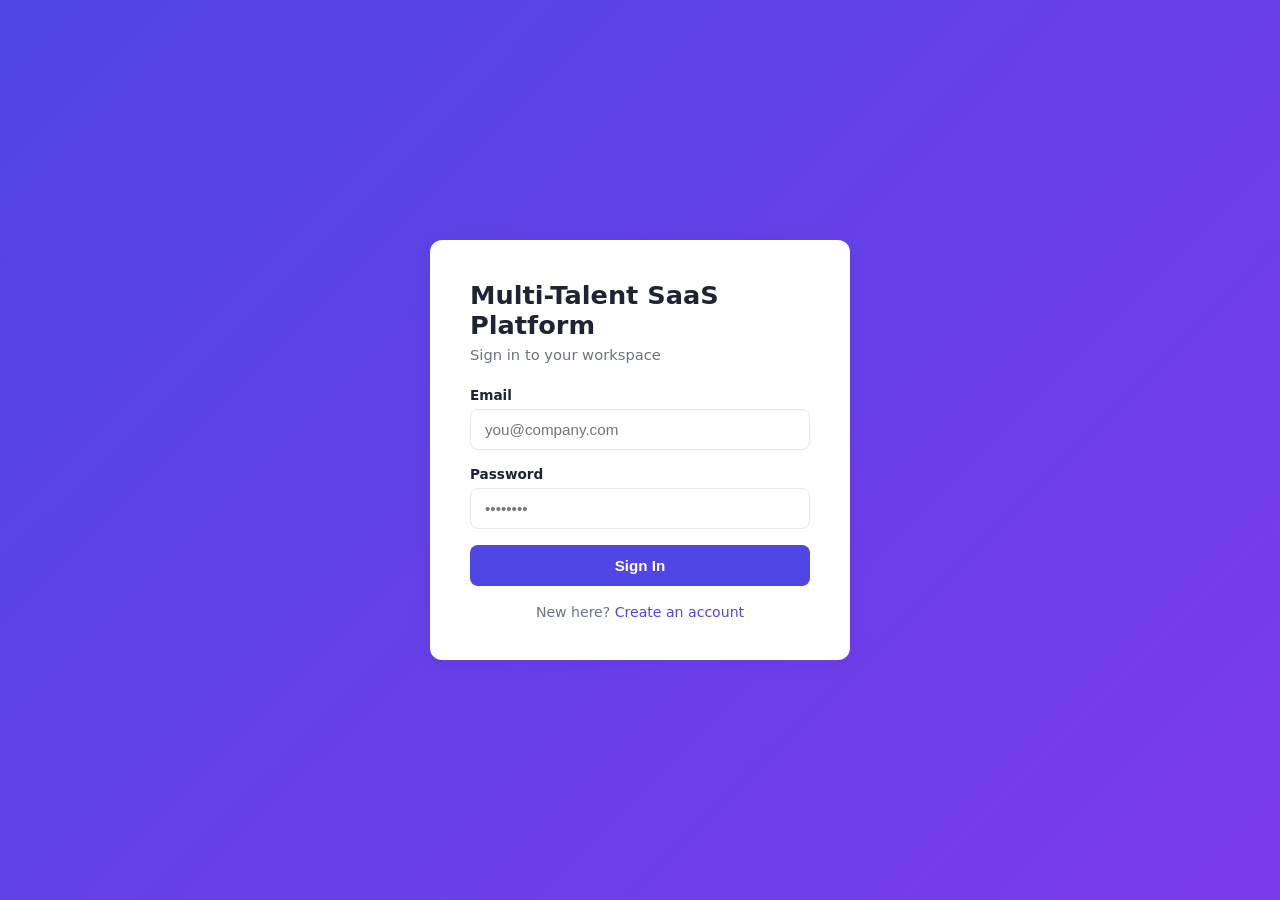
<file: frontend/index.html>
<!DOCTYPE html>
<html lang="en">
<head>
<meta charset="UTF-8" />
<meta name="viewport" content="width=device-width, initial-scale=1.0" />
<title>Multi-Talent SaaS Platform — Sign In</title>
<link rel="stylesheet" href="css/style.css" />
</head>
<body>

<div class="auth-wrapper">
  <div class="auth-card">
    <h1>Multi-Talent SaaS Platform</h1>
    <p class="subtitle">Sign in to your workspace</p>

    <div id="alertBox"></div>

    <form id="loginForm">
      <div class="form-group">
        <label for="email">Email</label>
        <input type="email" id="email" required placeholder="you@company.com" />
      </div>
      <div class="form-group">
        <label for="password">Password</label>
        <input type="password" id="password" required placeholder="••••••••" />
      </div>
      <button type="submit" class="btn" id="loginBtn">Sign In</button>
    </form>

    <p class="form-footer">
      New here? <a href="register.html">Create an account</a>
    </p>
  </div>
</div>

<script src="js/api.js"></script>
<script>
  const form = document.getElementById('loginForm');
  const alertBox = document.getElementById('alertBox');
  const loginBtn = document.getElementById('loginBtn');

  function showAlert(message, type = 'error') {
    alertBox.innerHTML = `<div class="alert alert-${type}">${message}</div>`;
  }

  form.addEventListener('submit', async (e) => {
    e.preventDefault();
    alertBox.innerHTML = '';
    loginBtn.disabled = true;
    loginBtn.textContent = 'Signing in...';

    try {
      const data = await Api.login({
        email: document.getElementById('email').value,
        password: document.getElementById('password').value
      });
      Storage.setToken(data.token);
      Storage.setUser(data);
      window.location.href = 'dashboard.html';
    } catch (err) {
      showAlert(err.message);
    } finally {
      loginBtn.disabled = false;
      loginBtn.textContent = 'Sign In';
    }
  });

  // Redirect if already logged in
  if (Storage.getToken()) window.location.href = 'dashboard.html';
</script>
</body>
</html>
</file>
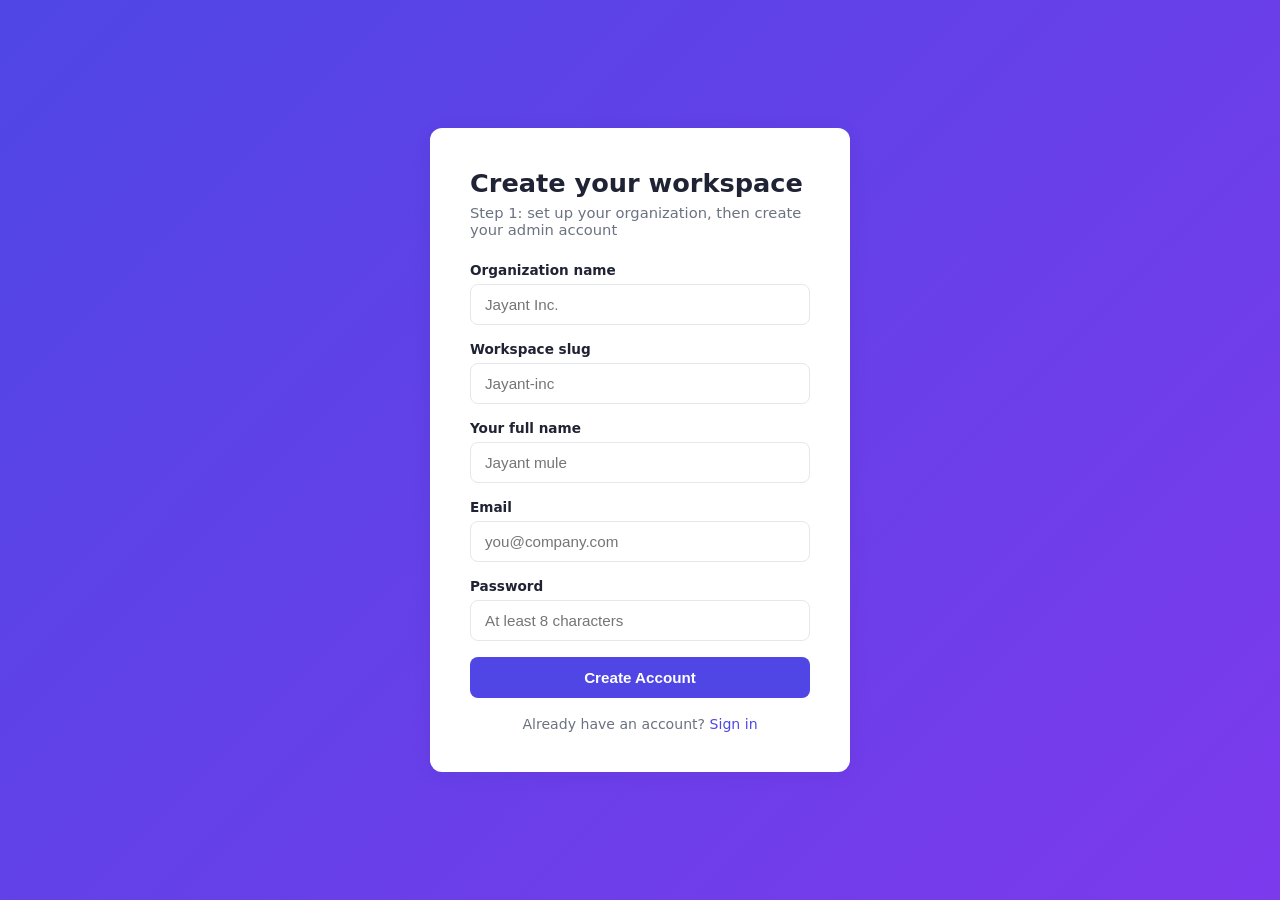
<file: frontend/register.html>
<!DOCTYPE html>
<html lang="en">
<head>
<meta charset="UTF-8" />
<meta name="viewport" content="width=device-width, initial-scale=1.0" />
<title>Multi-Talent SaaS Platform — Create Account</title>
<link rel="stylesheet" href="css/style.css" />
</head>
<body>

<div class="auth-wrapper">
  <div class="auth-card">
    <h1>Create your workspace</h1>
    <p class="subtitle">Step 1: set up your organization, then create your admin account</p>

    <div id="alertBox"></div>

    <form id="tenantForm">
      <div class="form-group">
        <label for="orgName">Organization name</label>
        <input type="text" id="orgName" required placeholder="Jayant Inc." />
      </div>
      <div class="form-group">
        <label for="orgSlug">Workspace slug</label>
        <input type="text" id="orgSlug" required placeholder="Jayant-inc" pattern="[a-z0-9\-]+" />
      </div>
      <div class="form-group">
        <label for="fullName">Your full name</label>
        <input type="text" id="fullName" required placeholder="Jayant mule" />
      </div>
      <div class="form-group">
        <label for="email">Email</label>
        <input type="email" id="email" required placeholder="you@company.com" />
      </div>
      <div class="form-group">
        <label for="password">Password</label>
        <input type="password" id="password" required minlength="8" placeholder="At least 8 characters" />
      </div>
      <button type="submit" class="btn" id="registerBtn">Create Account</button>
    </form>

    <p class="form-footer">
      Already have an account? <a href="index.html">Sign in</a>
    </p>
  </div>
</div>

<script src="js/api.js"></script>
<script>
  const form = document.getElementById('tenantForm');
  const alertBox = document.getElementById('alertBox');
  const registerBtn = document.getElementById('registerBtn');

  function showAlert(message, type = 'error') {
    alertBox.innerHTML = `<div class="alert alert-${type}">${message}</div>`;
  }

  document.getElementById('orgName').addEventListener('input', (e) => {
    document.getElementById('orgSlug').value = e.target.value
      .toLowerCase().trim().replace(/[^a-z0-9]+/g, '-').replace(/(^-|-$)/g, '');
  });

  form.addEventListener('submit', async (e) => {
    e.preventDefault();
    alertBox.innerHTML = '';
    registerBtn.disabled = true;
    registerBtn.textContent = 'Creating account...';

    try {
      // 1. Create the tenant/workspace
      await Api.createTenant({
        name: document.getElementById('orgName').value,
        slug: document.getElementById('orgSlug').value
      });

      // 2. Register the admin user under that tenant
      const data = await Api.register({
        fullName: document.getElementById('fullName').value,
        email: document.getElementById('email').value,
        password: document.getElementById('password').value,
        tenantSlug: document.getElementById('orgSlug').value
      });

      Storage.setToken(data.token);
      Storage.setUser(data);
      window.location.href = 'dashboard.html';
    } catch (err) {
      showAlert(err.message);
    } finally {
      registerBtn.disabled = false;
      registerBtn.textContent = 'Create Account';
    }
  });
</script>
</body>
</html>
</file>
<file: frontend/css/style.css>
:root {
  --primary: #4f46e5;
  --primary-dark: #4338ca;
  --bg: #f4f5fb;
  --card-bg: #ffffff;
  --text: #1f2333;
  --muted: #6b7280;
  --border: #e5e7eb;
  --success: #16a34a;
  --danger: #dc2626;
  --radius: 12px;
  --shadow: 0 4px 20px rgba(31, 35, 51, 0.06);
}

* {
  box-sizing: border-box;
  margin: 0;
  padding: 0;
}

body {
  font-family: 'Segoe UI', system-ui, -apple-system, sans-serif;
  background: var(--bg);
  color: var(--text);
  min-height: 100vh;
}

a { color: var(--primary); text-decoration: none; }

/* ---------- Auth pages ---------- */
.auth-wrapper {
  min-height: 100vh;
  display: flex;
  align-items: center;
  justify-content: center;
  padding: 20px;
  background: linear-gradient(135deg, #4f46e5 0%, #7c3aed 100%);
}

.auth-card {
  background: var(--card-bg);
  border-radius: var(--radius);
  box-shadow: var(--shadow);
  padding: 40px;
  width: 100%;
  max-width: 420px;
}

.auth-card h1 {
  font-size: 1.6rem;
  margin-bottom: 6px;
}

.auth-card .subtitle {
  color: var(--muted);
  margin-bottom: 24px;
  font-size: 0.92rem;
}

.form-group {
  margin-bottom: 16px;
}

.form-group label {
  display: block;
  font-size: 0.85rem;
  font-weight: 600;
  margin-bottom: 6px;
  color: var(--text);
}

.form-group input {
  width: 100%;
  padding: 11px 14px;
  border: 1px solid var(--border);
  border-radius: 8px;
  font-size: 0.95rem;
  transition: border-color 0.15s;
}

.form-group input:focus {
  outline: none;
  border-color: var(--primary);
}

.btn {
  display: inline-block;
  width: 100%;
  padding: 12px;
  border: none;
  border-radius: 8px;
  background: var(--primary);
  color: #fff;
  font-size: 0.95rem;
  font-weight: 600;
  cursor: pointer;
  transition: background 0.15s;
}

.btn:hover { background: var(--primary-dark); }
.btn:disabled { opacity: 0.6; cursor: not-allowed; }

.btn-secondary {
  background: transparent;
  color: var(--primary);
  border: 1px solid var(--primary);
}

.btn-danger { background: var(--danger); }

.form-footer {
  text-align: center;
  margin-top: 18px;
  font-size: 0.88rem;
  color: var(--muted);
}

.alert {
  padding: 10px 14px;
  border-radius: 8px;
  font-size: 0.85rem;
  margin-bottom: 16px;
}

.alert-error { background: #fee2e2; color: var(--danger); }
.alert-success { background: #dcfce7; color: var(--success); }

/* ---------- App shell ---------- */
.app-shell {
  display: flex;
  min-height: 100vh;
}

.sidebar {
  width: 240px;
  background: #14162b;
  color: #fff;
  padding: 24px 18px;
  display: flex;
  flex-direction: column;
}

.sidebar .brand {
  font-size: 1.15rem;
  font-weight: 700;
  margin-bottom: 30px;
  display: flex;
  align-items: center;
  gap: 8px;
}

.sidebar .brand span.dot {
  width: 10px; height: 10px; border-radius: 50%;
  background: var(--primary);
  display: inline-block;
}

.sidebar nav a {
  display: block;
  color: #cbd0e6;
  padding: 10px 12px;
  border-radius: 8px;
  margin-bottom: 4px;
  font-size: 0.9rem;
}

.sidebar nav a.active,
.sidebar nav a:hover {
  background: rgba(255,255,255,0.08);
  color: #fff;
}

.sidebar .user-box {
  margin-top: auto;
  padding-top: 18px;
  border-top: 1px solid rgba(255,255,255,0.1);
  font-size: 0.82rem;
  color: #9ca3c9;
}

.main {
  flex: 1;
  padding: 30px 40px;
}

.topbar {
  display: flex;
  justify-content: space-between;
  align-items: center;
  margin-bottom: 28px;
}

.topbar h2 { font-size: 1.4rem; }

.stats-grid {
  display: grid;
  grid-template-columns: repeat(auto-fit, minmax(200px, 1fr));
  gap: 16px;
  margin-bottom: 28px;
}

.stat-card {
  background: var(--card-bg);
  border-radius: var(--radius);
  box-shadow: var(--shadow);
  padding: 20px;
}

.stat-card .label { color: var(--muted); font-size: 0.82rem; margin-bottom: 6px; }
.stat-card .value { font-size: 1.6rem; font-weight: 700; }

.card {
  background: var(--card-bg);
  border-radius: var(--radius);
  box-shadow: var(--shadow);
  padding: 24px;
}

.card-header {
  display: flex;
  justify-content: space-between;
  align-items: center;
  margin-bottom: 18px;
}

.project-grid {
  display: grid;
  grid-template-columns: repeat(auto-fill, minmax(280px, 1fr));
  gap: 16px;
}

.project-card {
  border: 1px solid var(--border);
  border-radius: 10px;
  padding: 16px;
}

.project-card h3 { font-size: 1rem; margin-bottom: 6px; }
.project-card p { color: var(--muted); font-size: 0.85rem; margin-bottom: 10px; }

.badge {
  display: inline-block;
  font-size: 0.72rem;
  font-weight: 600;
  padding: 3px 10px;
  border-radius: 20px;
  background: #eef2ff;
  color: var(--primary);
}

.project-actions {
  margin-top: 12px;
  display: flex;
  gap: 8px;
}

.project-actions button {
  flex: 1;
  padding: 6px 10px;
  font-size: 0.8rem;
  border-radius: 6px;
  border: 1px solid var(--border);
  background: #fff;
  cursor: pointer;
}

.project-actions button.danger { color: var(--danger); border-color: #fecaca; }

.empty-state {
  text-align: center;
  padding: 40px 20px;
  color: var(--muted);
}

.modal-overlay {
  position: fixed;
  inset: 0;
  background: rgba(20, 22, 43, 0.5);
  display: none;
  align-items: center;
  justify-content: center;
  z-index: 50;
}

.modal-overlay.open { display: flex; }

.modal {
  background: #fff;
  border-radius: var(--radius);
  padding: 26px;
  width: 100%;
  max-width: 420px;
}

.modal h3 { margin-bottom: 16px; }

@media (max-width: 800px) {
  .app-shell { flex-direction: column; }
  .sidebar { width: 100%; flex-direction: row; align-items: center; padding: 14px 18px; }
  .sidebar nav { display: flex; gap: 8px; }
  .sidebar .user-box { display: none; }
  .main { padding: 20px; }
}
</file>
